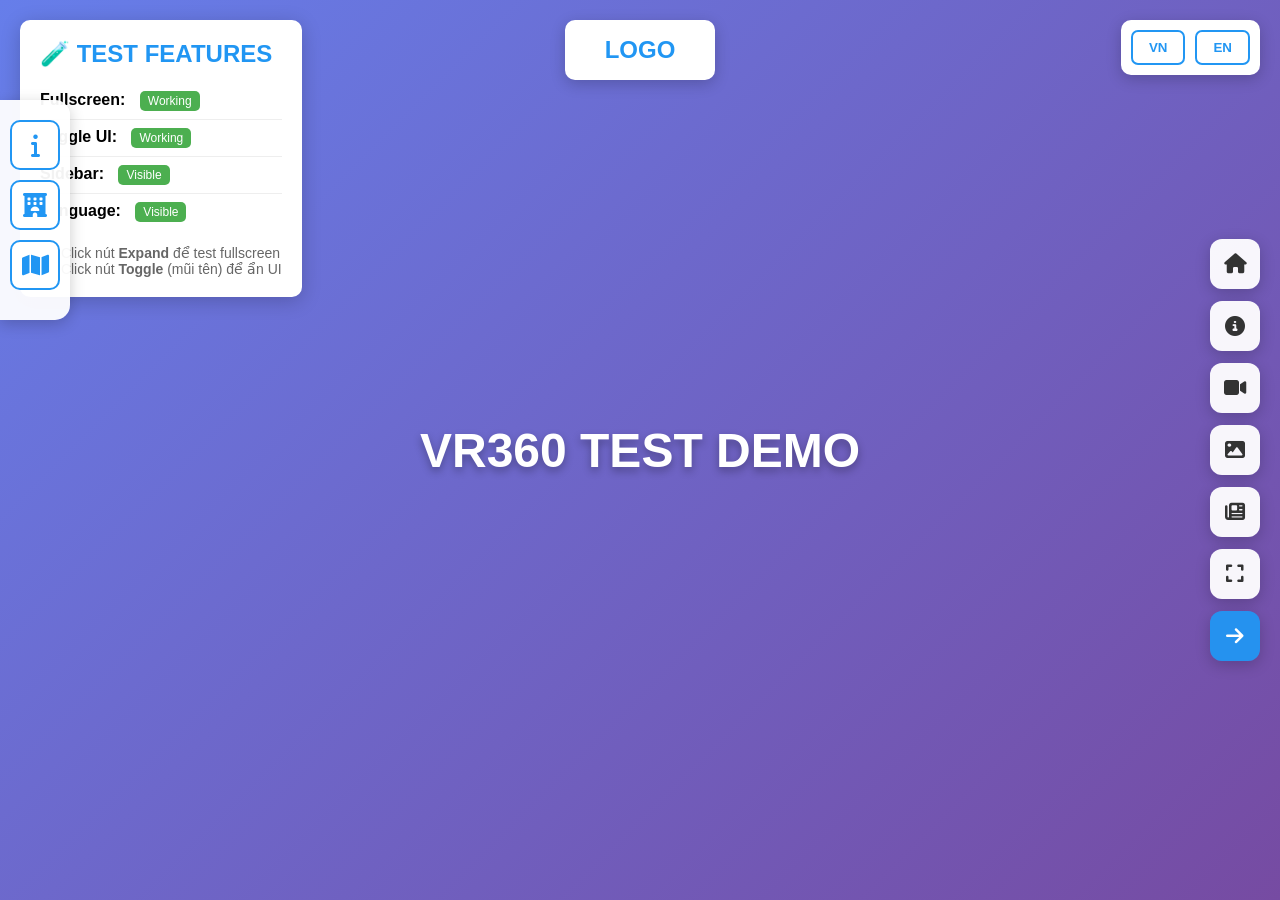
<file: demo.html>
<!DOCTYPE html>
<html lang="vi">
<head>
    <meta charset="UTF-8">
    <meta name="viewport" content="width=device-width, initial-scale=1.0">
    <title>TEST - VR360 Features</title>
    <link rel="stylesheet" href="https://cdnjs.cloudflare.com/ajax/libs/font-awesome/6.6.0/css/all.min.css"/>
    <style>
        * {
            margin: 0;
            padding: 0;
            box-sizing: border-box;
        }

        body {
            font-family: Arial, sans-serif;
            background: linear-gradient(135deg, #667eea 0%, #764ba2 100%);
            min-height: 100vh;
            position: relative;
        }

        /* Test box */
        .test-info {
            position: fixed;
            top: 20px;
            left: 20px;
            background: white;
            padding: 20px;
            border-radius: 10px;
            box-shadow: 0 4px 20px rgba(0,0,0,0.2);
            max-width: 400px;
            z-index: 100;
        }

        .test-info h2 {
            color: #2196F3;
            margin-bottom: 15px;
        }

        .test-info ul {
            list-style: none;
            padding: 0;
        }

        .test-info li {
            padding: 8px 0;
            border-bottom: 1px solid #eee;
        }

        .test-info li:last-child {
            border-bottom: none;
        }

        .status {
            display: inline-block;
            padding: 3px 8px;
            border-radius: 5px;
            font-size: 12px;
            margin-left: 10px;
        }

        .status.working { background: #4CAF50; color: white; }
        .status.hidden { background: #f44336; color: white; }

        /* Logo */
        .logo {
            position: fixed;
            top: 20px;
            left: 50%;
            transform: translateX(-50%);
            width: 150px;
            height: 60px;
            background: white;
            border-radius: 10px;
            display: flex;
            align-items: center;
            justify-content: center;
            font-weight: bold;
            font-size: 24px;
            color: #2196F3;
            box-shadow: 0 4px 15px rgba(0,0,0,0.2);
            z-index: 999;
        }

        /* Sidebar */
        .sidebar {
            position: fixed;
            left: 0;
            top: 100px;
            width: 70px;
            background: rgba(255, 255, 255, 0.95);
            padding: 20px 10px;
            border-radius: 0 15px 15px 0;
            box-shadow: 0 4px 15px rgba(0,0,0,0.2);
            z-index: 999;
            transition: opacity 0.3s ease;
        }

        .sidebar .nav-item {
            width: 50px;
            height: 50px;
            background: white;
            border: 2px solid #2196F3;
            border-radius: 10px;
            display: flex;
            align-items: center;
            justify-content: center;
            margin-bottom: 10px;
            color: #2196F3;
            font-size: 24px;
            cursor: pointer;
            transition: all 0.3s ease;
        }

        .sidebar .nav-item:hover {
            background: #2196F3;
            color: white;
        }

        /* Language toggle */
        .language-toggle {
            position: fixed;
            top: 20px;
            right: 20px;
            background: white;
            padding: 10px;
            border-radius: 10px;
            box-shadow: 0 4px 15px rgba(0,0,0,0.2);
            z-index: 999;
            display: flex;
            gap: 10px;
            transition: opacity 0.3s ease;
        }

        .lang-btn {
            padding: 8px 16px;
            border: 2px solid #2196F3;
            background: white;
            border-radius: 7px;
            cursor: pointer;
            font-weight: bold;
            color: #2196F3;
            transition: all 0.3s ease;
        }

        .lang-btn:hover {
            background: #2196F3;
            color: white;
        }

        /* Action buttons */
        .action-buttons {
            position: fixed;
            right: 20px;
            top: 50%;
            transform: translateY(-50%);
            display: flex;
            flex-direction: column;
            gap: 12px;
            z-index: 9998;
        }

        .action-btn {
            width: 50px;
            height: 50px;
            background: rgba(255, 255, 255, 0.95);
            border: none;
            border-radius: 12px;
            display: flex;
            align-items: center;
            justify-content: center;
            cursor: pointer;
            transition: all 0.3s ease;
            color: #333;
            box-shadow: 0 4px 15px rgba(0,0,0,0.2);
            font-size: 20px;
            opacity: 1;
            transform: translateX(0);
        }

        .action-btn:hover {
            background: #2196F3;
            color: white;
            transform: scale(1.1);
        }

        /* Toggle button special style */
        .toggle-buttons-btn {
            background: rgba(33, 150, 243, 0.95) !important;
            color: white !important;
        }

        /* UI Hidden state */
        body.ui-hidden .sidebar,
        body.ui-hidden .language-toggle {
            opacity: 0;
            pointer-events: none;
        }

        body.ui-hidden .action-btn:not(.toggle-buttons-btn) {
            opacity: 0;
            transform: translateX(80px);
            pointer-events: none;
            transition: all 0.3s ease;
        }

        body.ui-hidden .test-info {
            display: none;
        }

        /* Cascade delays */
        body.ui-hidden .action-btn:nth-child(1) { transition-delay: 0.05s; }
        body.ui-hidden .action-btn:nth-child(2) { transition-delay: 0.1s; }
        body.ui-hidden .action-btn:nth-child(3) { transition-delay: 0.15s; }
        body.ui-hidden .action-btn:nth-child(4) { transition-delay: 0.2s; }
        body.ui-hidden .action-btn:nth-child(5) { transition-delay: 0.25s; }
        body.ui-hidden .action-btn:nth-child(6) { transition-delay: 0.3s; }

        /* Fullscreen support */
        :fullscreen .action-buttons,
        :-webkit-full-screen .action-buttons,
        :-moz-full-screen .action-buttons,
        :-ms-fullscreen .action-buttons {
            z-index: 2147483647 !important;
            display: flex !important;
        }

        :fullscreen .sidebar,
        :-webkit-full-screen .sidebar,
        :-moz-full-screen .sidebar,
        :-ms-fullscreen .sidebar {
            display: flex !important;
        }

        :fullscreen .language-toggle,
        :-webkit-full-screen .language-toggle,
        :-moz-full-screen .language-toggle,
        :-ms-fullscreen .language-toggle {
            display: flex !important;
        }

        /* Content */
        .content {
            position: fixed;
            top: 50%;
            left: 50%;
            transform: translate(-50%, -50%);
            text-align: center;
            color: white;
            font-size: 48px;
            font-weight: bold;
            text-shadow: 0 4px 8px rgba(0,0,0,0.3);
            z-index: 1;
        }

        #fullscreen-container {
            width: 100%;
            height: 100vh;
        }
    </style>
</head>
<body>
    <div id="fullscreen-container">
        <!-- Test Info Box -->
        <div class="test-info">
            <h2>🧪 TEST FEATURES</h2>
            <ul>
                <li>
                    <strong>Fullscreen:</strong>
                    <span class="status working" id="fullscreen-status">Working</span>
                </li>
                <li>
                    <strong>Toggle UI:</strong>
                    <span class="status working" id="toggle-status">Working</span>
                </li>
                <li>
                    <strong>Sidebar:</strong>
                    <span class="status working" id="sidebar-status">Visible</span>
                </li>
                <li>
                    <strong>Language:</strong>
                    <span class="status working" id="language-status">Visible</span>
                </li>
            </ul>
            <p style="margin-top: 15px; font-size: 14px; color: #666;">
                ✅ Click nút <strong>Expand</strong> để test fullscreen<br>
                ✅ Click nút <strong>Toggle</strong> (mũi tên) để ẩn UI
            </p>
        </div>

        <!-- Logo -->
        <div class="logo">LOGO</div>

        <!-- Sidebar -->
        <div class="sidebar">
            <div class="nav-item"><i class="fa-solid fa-info"></i></div>
            <div class="nav-item"><i class="fa-solid fa-hotel"></i></div>
            <div class="nav-item"><i class="fa-solid fa-map"></i></div>
        </div>

        <!-- Language Toggle -->
        <div class="language-toggle">
            <button class="lang-btn">VN</button>
            <button class="lang-btn">EN</button>
        </div>

        <!-- Action Buttons -->
        <div class="action-buttons">
            <button class="action-btn" title="Home">
                <i class="fa-solid fa-house"></i>
            </button>
            <button class="action-btn" title="Info">
                <i class="fa-solid fa-circle-info"></i>
            </button>
            <button class="action-btn" title="Video">
                <i class="fa-solid fa-video"></i>
            </button>
            <button class="action-btn" title="Image">
                <i class="fa-solid fa-image"></i>
            </button>
            <button class="action-btn" title="News">
                <i class="fa-solid fa-newspaper"></i>
            </button>
            <button class="action-btn" id="fullscreenBtn" title="Toàn màn hình">
                <i class="fa-solid fa-expand fullscreen-expand-icon"></i>
                <i class="fa-solid fa-compress fullscreen-compress-icon" style="display: none;"></i>
            </button>
            <button class="action-btn toggle-buttons-btn" id="toggleButtonsBtn" title="Ẩn/Hiện UI">
                <i class="fa-solid fa-arrow-right"></i>
                <i class="fa-solid fa-arrow-left" style="display: none;"></i>
            </button>
        </div>

        <!-- Content -->
        <div class="content">
            VR360 TEST DEMO
        </div>
    </div>

    <script>
        // DOM Elements
        const body = document.body;
        const fullscreenBtn = document.getElementById('fullscreenBtn');
        const toggleButtonsBtn = document.getElementById('toggleButtonsBtn');
        const fullscreenContainer = document.getElementById('fullscreen-container');

        // Status elements
        const fullscreenStatus = document.getElementById('fullscreen-status');
        const toggleStatus = document.getElementById('toggle-status');
        const sidebarStatus = document.getElementById('sidebar-status');
        const languageStatus = document.getElementById('language-status');

        // Toggle Fullscreen
        function toggleFullscreen() {
            if (!document.fullscreenElement && !document.webkitFullscreenElement && 
                !document.mozFullScreenElement && !document.msFullscreenElement) {
                // Enter fullscreen
                if (fullscreenContainer.requestFullscreen) {
                    fullscreenContainer.requestFullscreen();
                } else if (fullscreenContainer.webkitRequestFullscreen) {
                    fullscreenContainer.webkitRequestFullscreen();
                } else if (fullscreenContainer.mozRequestFullScreen) {
                    fullscreenContainer.mozRequestFullScreen();
                } else if (fullscreenContainer.msRequestFullscreen) {
                    fullscreenContainer.msRequestFullscreen();
                }
            } else {
                // Exit fullscreen
                if (document.exitFullscreen) {
                    document.exitFullscreen();
                } else if (document.webkitExitFullscreen) {
                    document.webkitExitFullscreen();
                } else if (document.mozCancelFullScreen) {
                    document.mozCancelFullScreen();
                } else if (document.msExitFullscreen) {
                    document.msExitFullscreen();
                }
            }
        }

        // Handle Fullscreen Change
        function handleFullscreenChange() {
            const expandIcon = document.querySelector('.fullscreen-expand-icon');
            const compressIcon = document.querySelector('.fullscreen-compress-icon');
            const isFullscreen = !!(document.fullscreenElement || 
                                   document.webkitFullscreenElement || 
                                   document.mozFullScreenElement || 
                                   document.msFullscreenElement);
            
            if (fullscreenBtn) {
                if (isFullscreen) {
                    // Đang ở fullscreen - hiện icon compress
                    if (expandIcon) expandIcon.style.display = 'none';
                    if (compressIcon) compressIcon.style.display = 'block';
                    fullscreenBtn.setAttribute('title', 'Thu nhỏ');
                    fullscreenStatus.textContent = 'Fullscreen ON';
                    fullscreenStatus.classList.add('working');
                } else {
                    // Không fullscreen - hiện icon expand
                    if (expandIcon) expandIcon.style.display = 'block';
                    if (compressIcon) compressIcon.style.display = 'none';
                    fullscreenBtn.setAttribute('title', 'Toàn màn hình');
                    fullscreenStatus.textContent = 'Working';
                    fullscreenStatus.classList.add('working');
                }
            }
        }

        // Toggle UI Visibility
        function toggleUI() {
            const isHidden = body.classList.contains('ui-hidden');
            
            const arrowRightIcon = toggleButtonsBtn.querySelector('.fa-arrow-right');
            const arrowLeftIcon = toggleButtonsBtn.querySelector('.fa-arrow-left');
            
            if (isHidden) {
                // Hiện toàn bộ UI
                body.classList.remove('ui-hidden');
                
                // Đổi icon sang mũi tên phải
                if (arrowRightIcon) arrowRightIcon.style.display = 'block';
                if (arrowLeftIcon) arrowLeftIcon.style.display = 'none';
                
                toggleButtonsBtn.setAttribute('title', 'Ẩn toàn bộ UI');
                toggleStatus.textContent = 'Working';
                toggleStatus.classList.remove('hidden');
                toggleStatus.classList.add('working');
                sidebarStatus.textContent = 'Visible';
                sidebarStatus.classList.remove('hidden');
                sidebarStatus.classList.add('working');
                languageStatus.textContent = 'Visible';
                languageStatus.classList.remove('hidden');
                languageStatus.classList.add('working');
            } else {
                // Ẩn toàn bộ UI (trừ logo và nút toggle)
                body.classList.add('ui-hidden');
                
                // Đổi icon sang mũi tên trái
                if (arrowRightIcon) arrowRightIcon.style.display = 'none';
                if (arrowLeftIcon) arrowLeftIcon.style.display = 'block';
                
                toggleButtonsBtn.setAttribute('title', 'Hiện toàn bộ UI');
                toggleStatus.textContent = 'UI Hidden';
                toggleStatus.classList.remove('working');
                toggleStatus.classList.add('hidden');
                sidebarStatus.textContent = 'Hidden';
                sidebarStatus.classList.remove('working');
                sidebarStatus.classList.add('hidden');
                languageStatus.textContent = 'Hidden';
                languageStatus.classList.remove('working');
                languageStatus.classList.add('hidden');
            }
        }

        // Event Listeners
        fullscreenBtn.addEventListener('click', toggleFullscreen);
        toggleButtonsBtn.addEventListener('click', toggleUI);

        // Fullscreen change events
        document.addEventListener('fullscreenchange', handleFullscreenChange);
        document.addEventListener('webkitfullscreenchange', handleFullscreenChange);
        document.addEventListener('mozfullscreenchange', handleFullscreenChange);
        document.addEventListener('MSFullscreenChange', handleFullscreenChange);

        console.log('✅ Test demo loaded successfully!');
        console.log('✅ Click "Expand" button to test fullscreen');
        console.log('✅ Click "Toggle" button (arrow) to hide UI');
    </script>
</body>
</html>
</file>
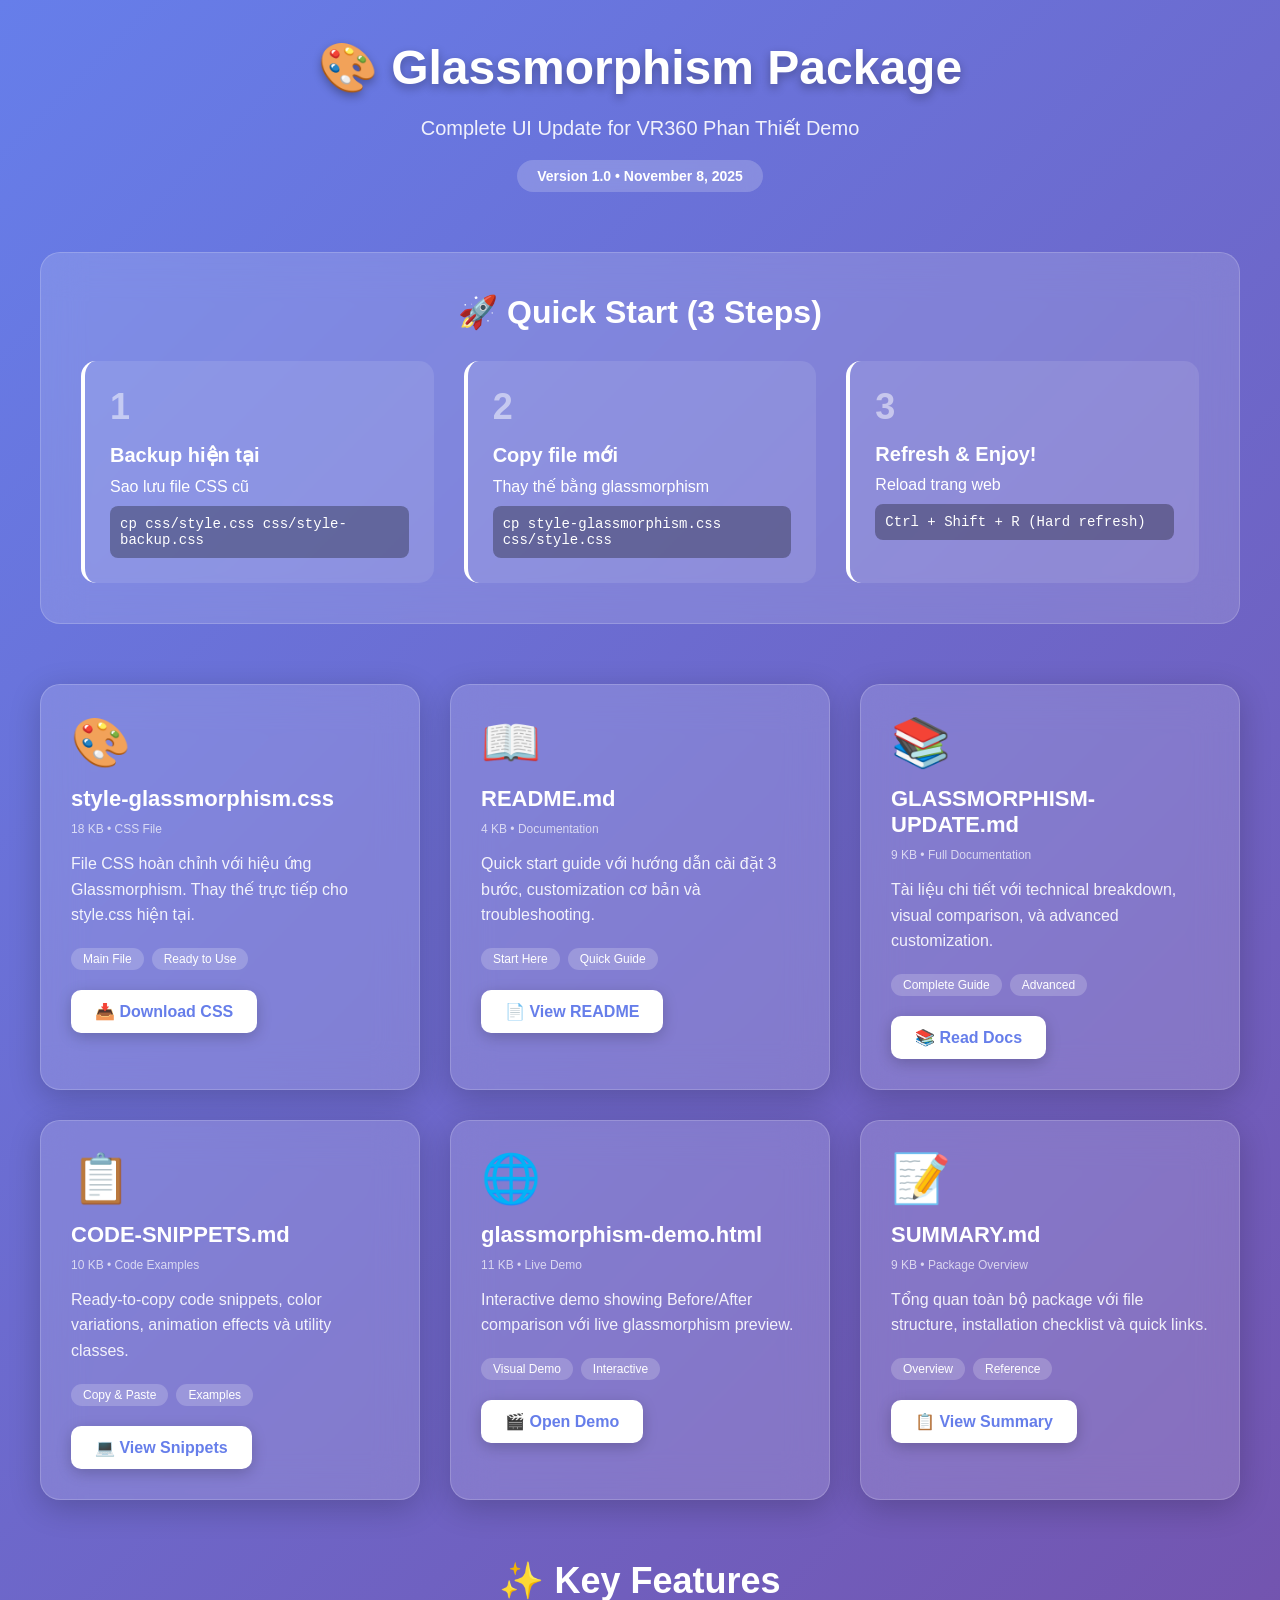
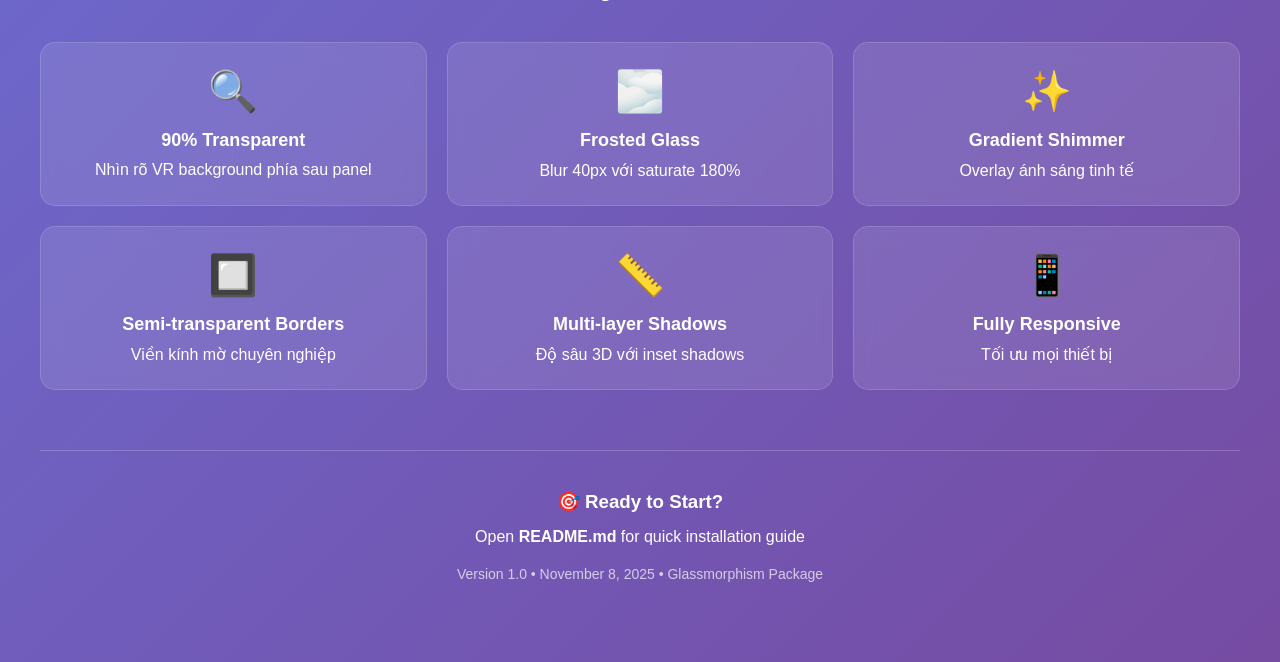
<file: update/GLASSMORPHISM-UPDATE.html>
<!DOCTYPE html>
<html lang="vi">
<head>
    <meta charset="UTF-8">
    <meta name="viewport" content="width=device-width, initial-scale=1.0">
    <title>🎨 Glassmorphism Package - VR360 Phan Thiết</title>
    <style>
        * {
            margin: 0;
            padding: 0;
            box-sizing: border-box;
        }

        body {
            font-family: 'Segoe UI', Tahoma, Geneva, Verdana, sans-serif;
            background: linear-gradient(135deg, #667eea 0%, #764ba2 100%);
            min-height: 100vh;
            padding: 40px 20px;
            color: white;
        }

        .container {
            max-width: 1200px;
            margin: 0 auto;
        }

        .header {
            text-align: center;
            margin-bottom: 60px;
        }

        .header h1 {
            font-size: 48px;
            margin-bottom: 20px;
            text-shadow: 0 4px 10px rgba(0,0,0,0.3);
        }

        .header p {
            font-size: 20px;
            opacity: 0.9;
        }

        .badge {
            display: inline-block;
            background: rgba(255, 255, 255, 0.2);
            backdrop-filter: blur(10px);
            padding: 8px 20px;
            border-radius: 20px;
            margin-top: 20px;
            font-size: 14px;
            font-weight: 600;
        }

        .files-grid {
            display: grid;
            grid-template-columns: repeat(auto-fit, minmax(350px, 1fr));
            gap: 30px;
            margin-bottom: 60px;
        }

        .file-card {
            background: rgba(255, 255, 255, 0.15);
            backdrop-filter: blur(20px);
            -webkit-backdrop-filter: blur(20px);
            border: 1px solid rgba(255, 255, 255, 0.18);
            border-radius: 20px;
            padding: 30px;
            transition: all 0.3s ease;
            box-shadow: 0 8px 32px rgba(0, 0, 0, 0.2);
        }

        .file-card:hover {
            transform: translateY(-5px);
            box-shadow: 0 12px 40px rgba(0, 0, 0, 0.3);
            background: rgba(255, 255, 255, 0.2);
        }

        .file-icon {
            font-size: 48px;
            margin-bottom: 15px;
        }

        .file-card h3 {
            font-size: 22px;
            margin-bottom: 10px;
        }

        .file-card .size {
            font-size: 12px;
            opacity: 0.7;
            margin-bottom: 15px;
        }

        .file-card p {
            line-height: 1.6;
            margin-bottom: 20px;
            opacity: 0.9;
        }

        .file-card .tags {
            display: flex;
            gap: 8px;
            flex-wrap: wrap;
            margin-bottom: 20px;
        }

        .tag {
            background: rgba(255, 255, 255, 0.2);
            padding: 4px 12px;
            border-radius: 12px;
            font-size: 12px;
        }

        .btn {
            display: inline-block;
            background: white;
            color: #667eea;
            padding: 12px 24px;
            border-radius: 10px;
            text-decoration: none;
            font-weight: 600;
            transition: all 0.3s ease;
            box-shadow: 0 4px 15px rgba(0,0,0,0.2);
        }

        .btn:hover {
            transform: scale(1.05);
            box-shadow: 0 6px 20px rgba(0,0,0,0.3);
        }

        .quickstart {
            background: rgba(255, 255, 255, 0.15);
            backdrop-filter: blur(20px);
            border: 1px solid rgba(255, 255, 255, 0.18);
            border-radius: 20px;
            padding: 40px;
            margin-bottom: 60px;
        }

        .quickstart h2 {
            font-size: 32px;
            margin-bottom: 30px;
            text-align: center;
        }

        .steps {
            display: grid;
            grid-template-columns: repeat(auto-fit, minmax(250px, 1fr));
            gap: 30px;
        }

        .step {
            background: rgba(255, 255, 255, 0.1);
            padding: 25px;
            border-radius: 15px;
            border-left: 4px solid white;
        }

        .step-number {
            font-size: 36px;
            font-weight: bold;
            margin-bottom: 15px;
            opacity: 0.5;
        }

        .step h3 {
            font-size: 20px;
            margin-bottom: 10px;
        }

        .step code {
            display: block;
            background: rgba(0, 0, 0, 0.3);
            padding: 10px;
            border-radius: 8px;
            margin-top: 10px;
            font-size: 14px;
            overflow-x: auto;
        }

        .features {
            display: grid;
            grid-template-columns: repeat(auto-fit, minmax(300px, 1fr));
            gap: 20px;
            margin-bottom: 60px;
        }

        .feature {
            background: rgba(255, 255, 255, 0.1);
            backdrop-filter: blur(10px);
            border: 1px solid rgba(255, 255, 255, 0.15);
            border-radius: 15px;
            padding: 25px;
            text-align: center;
        }

        .feature-icon {
            font-size: 40px;
            margin-bottom: 15px;
        }

        .feature h3 {
            font-size: 18px;
            margin-bottom: 10px;
        }

        .footer {
            text-align: center;
            padding: 40px 20px;
            border-top: 1px solid rgba(255, 255, 255, 0.2);
        }

        @media (max-width: 768px) {
            .header h1 {
                font-size: 32px;
            }

            .files-grid {
                grid-template-columns: 1fr;
            }

            .steps {
                grid-template-columns: 1fr;
            }
        }
    </style>
</head>
<body>
    <div class="container">
        <!-- Header -->
        <div class="header">
            <h1>🎨 Glassmorphism Package</h1>
            <p>Complete UI Update for VR360 Phan Thiết Demo</p>
            <div class="badge">Version 1.0 • November 8, 2025</div>
        </div>

        <!-- Quick Start -->
        <div class="quickstart">
            <h2>🚀 Quick Start (3 Steps)</h2>
            <div class="steps">
                <div class="step">
                    <div class="step-number">1</div>
                    <h3>Backup hiện tại</h3>
                    <p>Sao lưu file CSS cũ</p>
                    <code>cp css/style.css css/style-backup.css</code>
                </div>
                <div class="step">
                    <div class="step-number">2</div>
                    <h3>Copy file mới</h3>
                    <p>Thay thế bằng glassmorphism</p>
                    <code>cp style-glassmorphism.css css/style.css</code>
                </div>
                <div class="step">
                    <div class="step-number">3</div>
                    <h3>Refresh & Enjoy!</h3>
                    <p>Reload trang web</p>
                    <code>Ctrl + Shift + R (Hard refresh)</code>
                </div>
            </div>
        </div>

        <!-- Files -->
        <div class="files-grid">
            <!-- CSS File -->
            <div class="file-card">
                <div class="file-icon">🎨</div>
                <h3>style-glassmorphism.css</h3>
                <div class="size">18 KB • CSS File</div>
                <p>File CSS hoàn chỉnh với hiệu ứng Glassmorphism. Thay thế trực tiếp cho style.css hiện tại.</p>
                <div class="tags">
                    <span class="tag">Main File</span>
                    <span class="tag">Ready to Use</span>
                </div>
                <a href="style-glassmorphism.css" class="btn" download>📥 Download CSS</a>
            </div>

            <!-- README -->
            <div class="file-card">
                <div class="file-icon">📖</div>
                <h3>README.md</h3>
                <div class="size">4 KB • Documentation</div>
                <p>Quick start guide với hướng dẫn cài đặt 3 bước, customization cơ bản và troubleshooting.</p>
                <div class="tags">
                    <span class="tag">Start Here</span>
                    <span class="tag">Quick Guide</span>
                </div>
                <a href="README.md" class="btn">📄 View README</a>
            </div>

            <!-- Full Docs -->
            <div class="file-card">
                <div class="file-icon">📚</div>
                <h3>GLASSMORPHISM-UPDATE.md</h3>
                <div class="size">9 KB • Full Documentation</div>
                <p>Tài liệu chi tiết với technical breakdown, visual comparison, và advanced customization.</p>
                <div class="tags">
                    <span class="tag">Complete Guide</span>
                    <span class="tag">Advanced</span>
                </div>
                <a href="GLASSMORPHISM-UPDATE.md" class="btn">📚 Read Docs</a>
            </div>

            <!-- Code Snippets -->
            <div class="file-card">
                <div class="file-icon">📋</div>
                <h3>CODE-SNIPPETS.md</h3>
                <div class="size">10 KB • Code Examples</div>
                <p>Ready-to-copy code snippets, color variations, animation effects và utility classes.</p>
                <div class="tags">
                    <span class="tag">Copy & Paste</span>
                    <span class="tag">Examples</span>
                </div>
                <a href="CODE-SNIPPETS.md" class="btn">💻 View Snippets</a>
            </div>

            <!-- Demo -->
            <div class="file-card">
                <div class="file-icon">🌐</div>
                <h3>glassmorphism-demo.html</h3>
                <div class="size">11 KB • Live Demo</div>
                <p>Interactive demo showing Before/After comparison với live glassmorphism preview.</p>
                <div class="tags">
                    <span class="tag">Visual Demo</span>
                    <span class="tag">Interactive</span>
                </div>
                <a href="glassmorphism-demo.html" class="btn">🎬 Open Demo</a>
            </div>

            <!-- Summary -->
            <div class="file-card">
                <div class="file-icon">📝</div>
                <h3>SUMMARY.md</h3>
                <div class="size">9 KB • Package Overview</div>
                <p>Tổng quan toàn bộ package với file structure, installation checklist và quick links.</p>
                <div class="tags">
                    <span class="tag">Overview</span>
                    <span class="tag">Reference</span>
                </div>
                <a href="SUMMARY.md" class="btn">📋 View Summary</a>
            </div>
        </div>

        <!-- Features -->
        <h2 style="text-align: center; margin-bottom: 40px; font-size: 36px;">✨ Key Features</h2>
        <div class="features">
            <div class="feature">
                <div class="feature-icon">🔍</div>
                <h3>90% Transparent</h3>
                <p>Nhìn rõ VR background phía sau panel</p>
            </div>
            <div class="feature">
                <div class="feature-icon">🌫️</div>
                <h3>Frosted Glass</h3>
                <p>Blur 40px với saturate 180%</p>
            </div>
            <div class="feature">
                <div class="feature-icon">✨</div>
                <h3>Gradient Shimmer</h3>
                <p>Overlay ánh sáng tinh tế</p>
            </div>
            <div class="feature">
                <div class="feature-icon">🔲</div>
                <h3>Semi-transparent Borders</h3>
                <p>Viền kính mờ chuyên nghiệp</p>
            </div>
            <div class="feature">
                <div class="feature-icon">📏</div>
                <h3>Multi-layer Shadows</h3>
                <p>Độ sâu 3D với inset shadows</p>
            </div>
            <div class="feature">
                <div class="feature-icon">📱</div>
                <h3>Fully Responsive</h3>
                <p>Tối ưu mọi thiết bị</p>
            </div>
        </div>

        <!-- Footer -->
        <div class="footer">
            <h3 style="margin-bottom: 15px;">🎯 Ready to Start?</h3>
            <p style="margin-bottom: 20px;">Open <strong>README.md</strong> for quick installation guide</p>
            <p style="opacity: 0.7; font-size: 14px;">Version 1.0 • November 8, 2025 • Glassmorphism Package</p>
        </div>
    </div>
</body>
</html>
</file>
